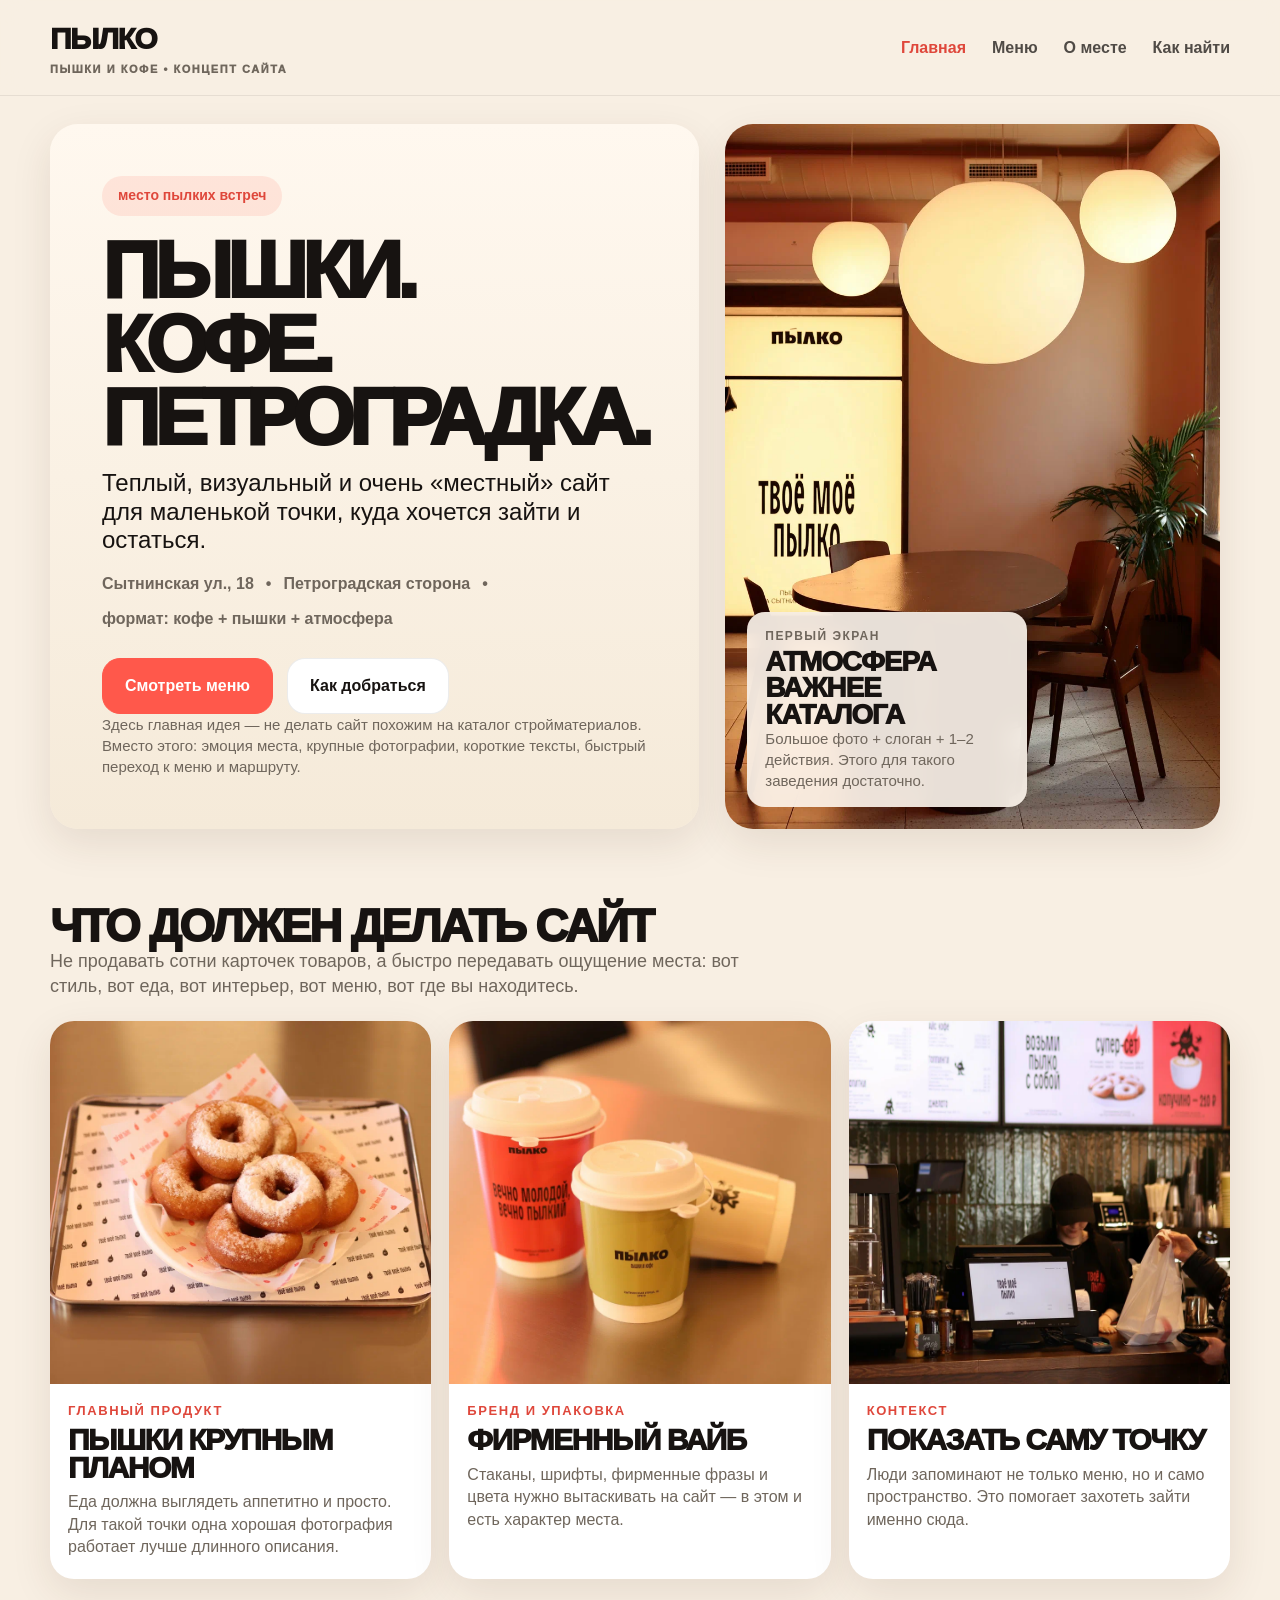
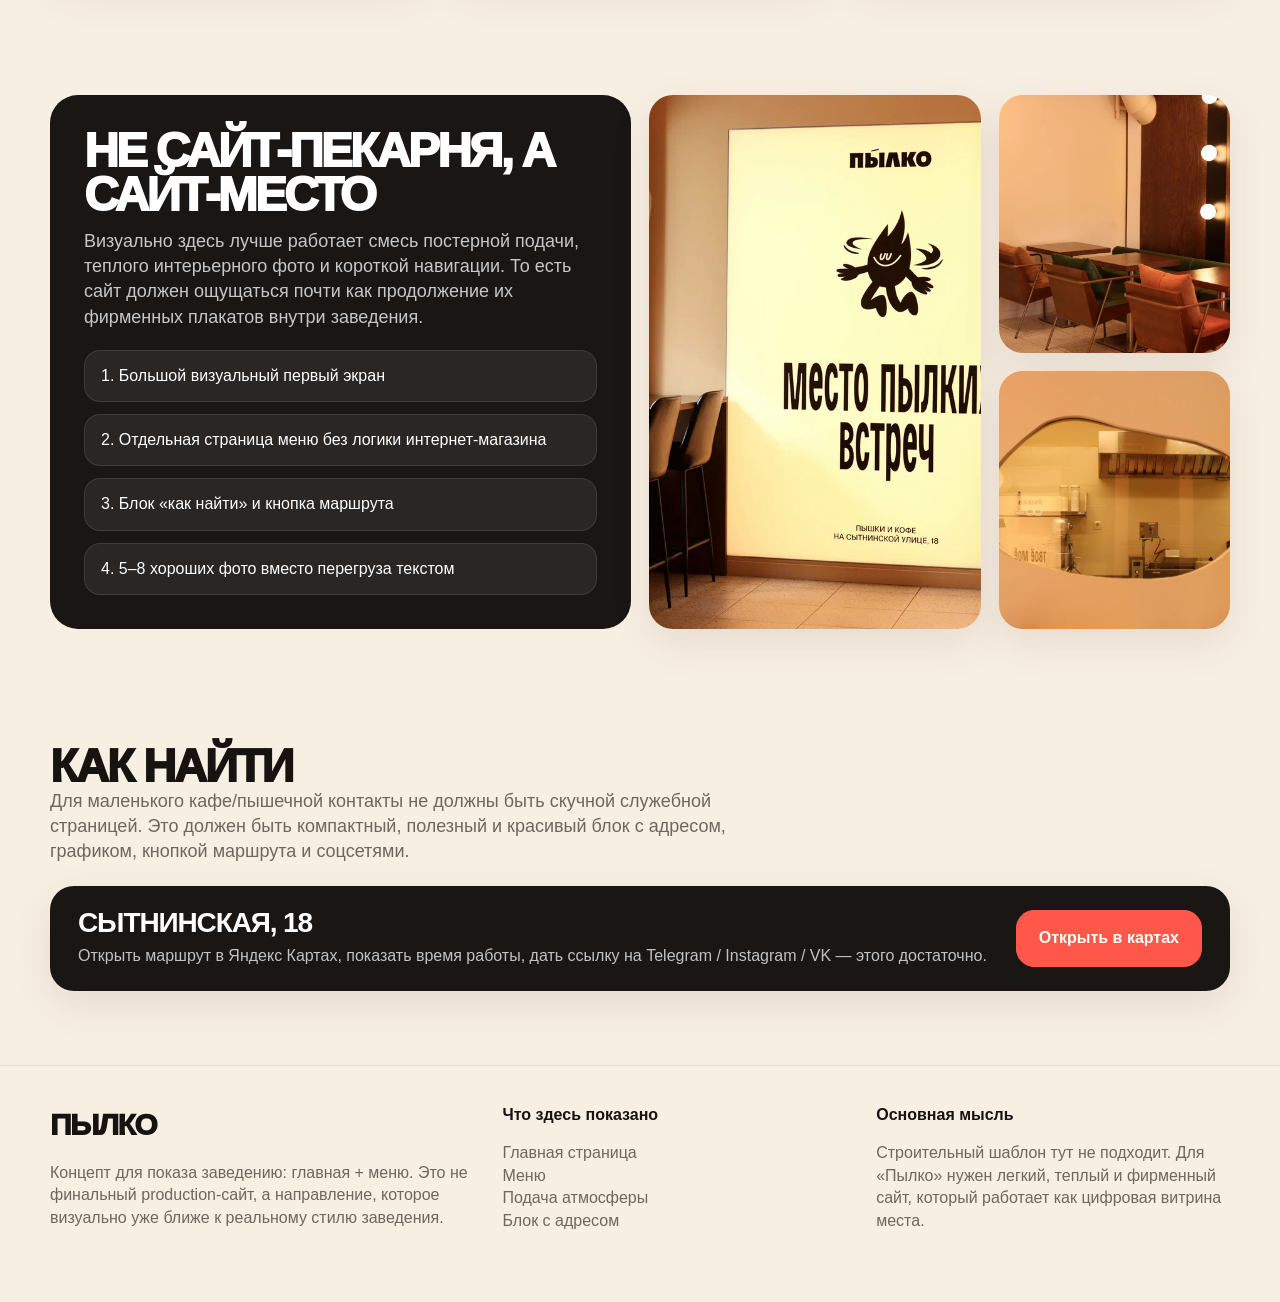
<file: index.html>
<!doctype html>
<html lang="ru">
<head>
  <meta charset="utf-8">
  <meta name="viewport" content="width=device-width, initial-scale=1">
  <title>Пылко — пышки и кофе</title>
  <meta name="theme-color" content="#f8efe3">
  <link rel="icon" href="/favicon.svg" type="image/svg+xml">
  <link rel="stylesheet" href="style.css?v=4">
</head>
<body>
  <header class="site-header">
    <div class="container nav">
      <a class="brand" href="index.html">Пылко<small>пышки и кофе • концепт сайта</small></a>
      <nav class="nav-links">
        <a class="active" href="index.html">Главная</a>
        <a href="menu.html">Меню</a>
        <a href="#mood">О месте</a>
        <a href="#visit">Как найти</a>
      </nav>
    </div>
  </header>

  <main>
    <section class="hero">
      <div class="container hero-grid">
        <div class="panel hero-copy">
          <div>
            <span class="badge">место пылких встреч</span>
            <h1>Пышки.<br>Кофе.<br>Петроградка.</h1>
            <div class="lead">Теплый, визуальный и очень «местный» сайт для маленькой точки, куда хочется зайти и остаться.</div>
            <div class="meta">
              <span>Сытнинская ул., 18</span>
              <span>•</span>
              <span>Петроградская сторона</span>
              <span>•</span>
              <span>формат: кофе + пышки + атмосфера</span>
            </div>
            <div class="actions">
              <a class="btn primary" href="menu.html">Смотреть меню</a>
              <a class="btn secondary" href="#visit">Как добраться</a>
            </div>
          </div>
          <div class="small-note">Здесь главная идея — не делать сайт похожим на каталог стройматериалов. Вместо этого: эмоция места, крупные фотографии, короткие тексты, быстрый переход к меню и маршруту.</div>
        </div>

        <div class="panel hero-photo">
          <img src="assets/round_table.png" alt="Интерьер Пылко">
          <div class="float-card">
            <div class="small">первый экран</div>
            <strong>Атмосфера<br>важнее каталога</strong>
            <div class="small-note">Большое фото + слоган + 1–2 действия. Этого для такого заведения достаточно.</div>
          </div>
        </div>
      </div>
    </section>

    <section class="section">
      <div class="container">
        <div class="section-head">
          <div>
            <h2>Что должен делать сайт</h2>
            <p>Не продавать сотни карточек товаров, а быстро передавать ощущение места: вот стиль, вот еда, вот интерьер, вот меню, вот где вы находитесь.</p>
          </div>
        </div>
        <div class="cards">
          <article class="card">
            <div class="image"><img src="assets/donuts.png" alt="Пышки"></div>
            <div class="content">
              <div class="eyebrow">главный продукт</div>
              <h3>Пышки крупным планом</h3>
              <p>Еда должна выглядеть аппетитно и просто. Для такой точки одна хорошая фотография работает лучше длинного описания.</p>
            </div>
          </article>
          <article class="card">
            <div class="image"><img src="assets/cups.png" alt="Стаканы с кофе"></div>
            <div class="content">
              <div class="eyebrow">бренд и упаковка</div>
              <h3>Фирменный вайб</h3>
              <p>Стаканы, шрифты, фирменные фразы и цвета нужно вытаскивать на сайт — в этом и есть характер места.</p>
            </div>
          </article>
          <article class="card">
            <div class="image"><img src="assets/counter_person.png" alt="Стойка"></div>
            <div class="content">
              <div class="eyebrow">контекст</div>
              <h3>Показать саму точку</h3>
              <p>Люди запоминают не только меню, но и само пространство. Это помогает захотеть зайти именно сюда.</p>
            </div>
          </article>
        </div>
      </div>
    </section>

    <section class="section" id="mood">
      <div class="container showcase">
        <div class="dark-card">
          <div>
            <h3>Не сайт-пекарня, а сайт-место</h3>
            <p>Визуально здесь лучше работает смесь постерной подачи, теплого интерьерного фото и короткой навигации. То есть сайт должен ощущаться почти как продолжение их фирменных плакатов внутри заведения.</p>
          </div>
          <div class="points">
            <div>1. Большой визуальный первый экран</div>
            <div>2. Отдельная страница меню без логики интернет-магазина</div>
            <div>3. Блок «как найти» и кнопка маршрута</div>
            <div>4. 5–8 хороших фото вместо перегруза текстом</div>
          </div>
        </div>
        <div class="gallery">
          <div class="photo"><img src="assets/poster.png" alt="Фирменный постер"></div>
          <div class="stack">
            <div class="photo"><img src="assets/lounge.png" alt="Зона посадки"></div>
            <div class="photo"><img src="assets/kitchen_window.png" alt="Окно на кухню"></div>
          </div>
        </div>
      </div>
    </section>

    <section class="section" id="visit">
      <div class="container">
        <div class="section-head">
          <div>
            <h2>Как найти</h2>
            <p>Для маленького кафе/пышечной контакты не должны быть скучной служебной страницей. Это должен быть компактный, полезный и красивый блок с адресом, графиком, кнопкой маршрута и соцсетями.</p>
          </div>
        </div>
        <div class="callout">
          <div>
            <b>Сытнинская, 18</b>
            <p>Открыть маршрут в Яндекс Картах, показать время работы, дать ссылку на Telegram / Instagram / VK — этого достаточно.</p>
          </div>
          <a class="btn primary" href="https://yandex.ru/maps/org/pylko/208030549690?si=yqjchdkvndmem47jgjjtzj1d5w">Открыть в картах</a>
        </div>
      </div>
    </section>
  </main>

  <footer class="footer">
    <div class="container footer-grid">
      <div>
        <div class="brand">Пылко</div>
        <p>Концепт для показа заведению: главная + меню. Это не финальный production-сайт, а направление, которое визуально уже ближе к реальному стилю заведения.</p>
      </div>
      <div>
        <strong>Что здесь показано</strong>
        <p>Главная страница<br>Меню<br>Подача атмосферы<br>Блок с адресом</p>
      </div>
      <div>
        <strong>Основная мысль</strong>
        <p>Строительный шаблон тут не подходит. Для «Пылко» нужен легкий, теплый и фирменный сайт, который работает как цифровая витрина места.</p>
      </div>
    </div>
  </footer>
</body>
</html>
</file>
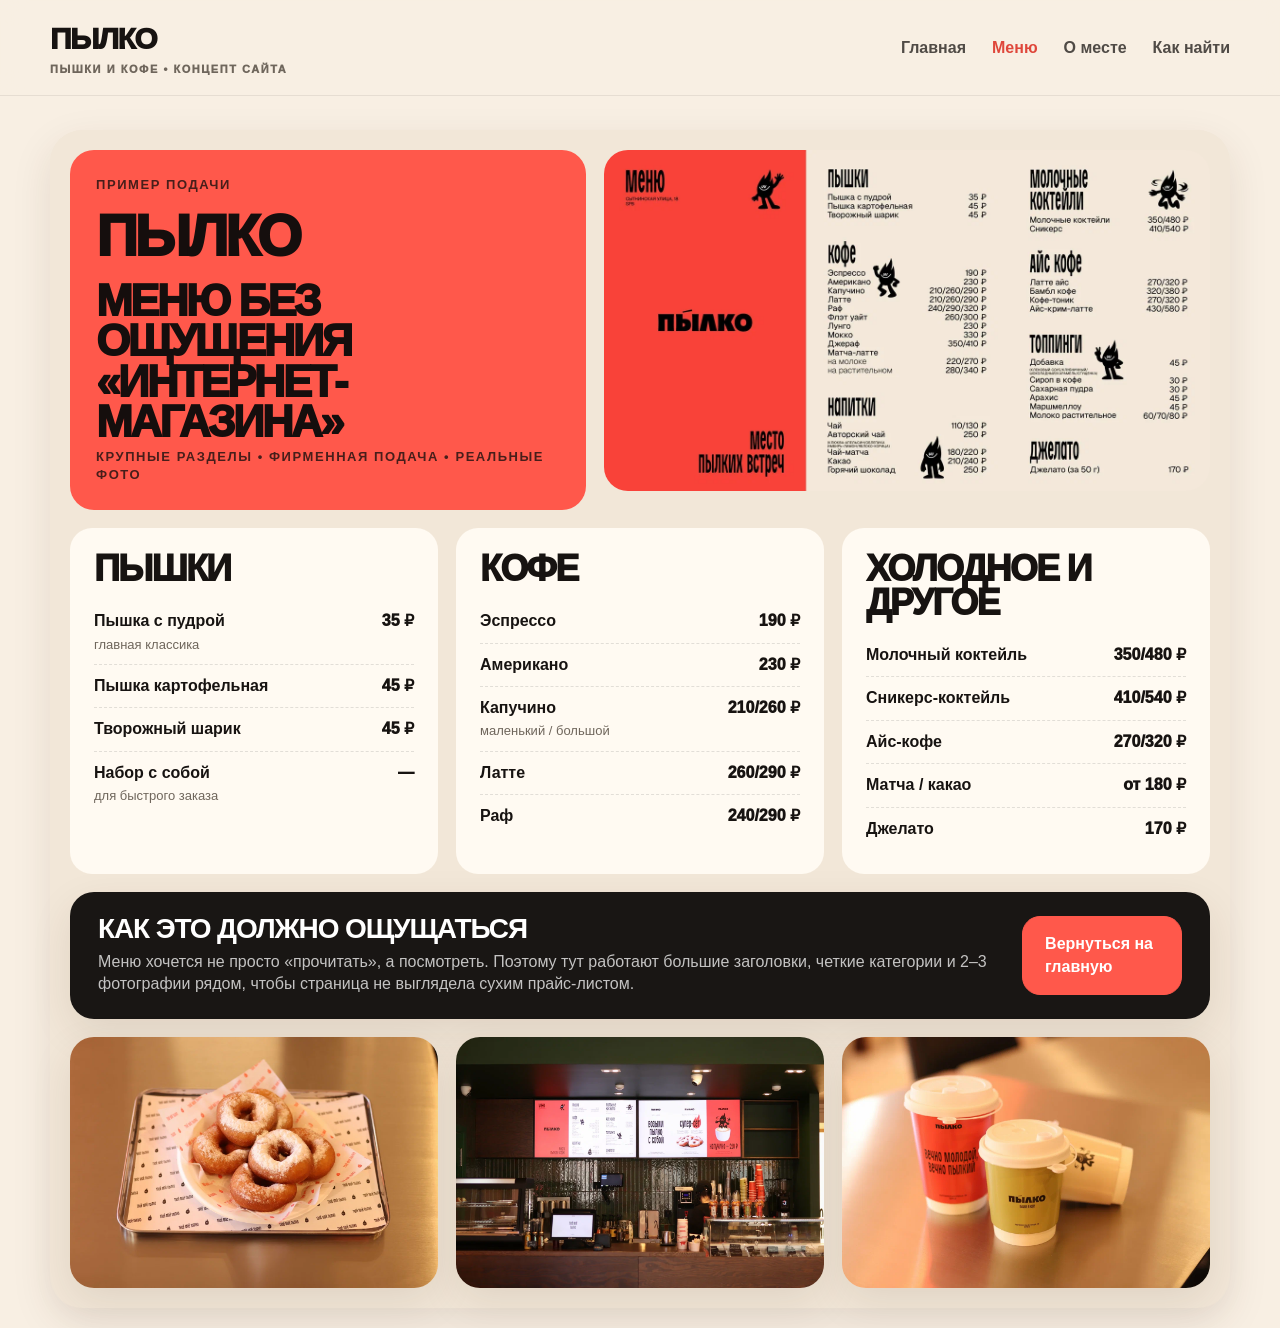
<file: menu.html>
<!doctype html>
<html lang="ru">
<head>
  <meta charset="utf-8">
  <meta name="viewport" content="width=device-width, initial-scale=1">
  <title>Меню — Пылко</title>
  <meta name="theme-color" content="#f8efe3">
  <link rel="icon" href="/favicon.svg" type="image/svg+xml">
  <link rel="stylesheet" href="style.css?v=4">
</head>
<body>
  <header class="site-header">
    <div class="container nav">
      <a class="brand" href="index.html">Пылко<small>пышки и кофе • концепт сайта</small></a>
      <nav class="nav-links">
        <a href="index.html">Главная</a>
        <a class="active" href="menu.html">Меню</a>
        <a href="index.html#mood">О месте</a>
        <a href="index.html#visit">Как найти</a>
      </nav>
    </div>
  </header>

  <main class="menu-wrap">
    <div class="container">
      <div class="menu-layout">
        <div class="menu-top">
          <div class="menu-intro">
            <div>
              <div class="mini">пример подачи</div>
              <div class="logo">Пылко</div>
            </div>
            <div class="tag">Меню без ощущения «интернет-магазина»</div>
            <div class="mini">крупные разделы • фирменная подача • реальные фото</div>
          </div>
          <div class="poster-preview">
            <a class="poster-box poster-full" href="assets/menu_board.png" target="_blank" rel="noopener" aria-label="Открыть оригинал меню Пылко в новой вкладке">
              <img src="assets/menu_board.png" alt="Меню Пылко">
            </a>
            <a class="poster-mobile" href="assets/menu_board.png" target="_blank" rel="noopener" aria-label="Открыть оригинал меню Пылко в новой вкладке">
              <img src="assets/menu_board_part_1.png" alt="Фирменная часть меню Пылко">
              <img src="assets/menu_board_part_2.png" alt="Пышки, кофе и напитки">
              <img src="assets/menu_board_part_3.png" alt="Коктейли, айс-кофе, топпинги и джелато">
            </a>
            <p class="poster-hint">Нажмите, чтобы открыть оригинал</p>
          </div>
        </div>

        <div class="menu-grid">
          <section class="menu-col">
            <h3>Пышки</h3>
            <div class="item"><div><span class="name">Пышка с пудрой</span><span class="sub">главная классика</span></div><span class="price">35 ₽</span></div>
            <div class="item"><div><span class="name">Пышка картофельная</span></div><span class="price">45 ₽</span></div>
            <div class="item"><div><span class="name">Творожный шарик</span></div><span class="price">45 ₽</span></div>
            <div class="item"><div><span class="name">Набор с собой</span><span class="sub">для быстрого заказа</span></div><span class="price">—</span></div>
          </section>

          <section class="menu-col">
            <h3>Кофе</h3>
            <div class="item"><div><span class="name">Эспрессо</span></div><span class="price">190 ₽</span></div>
            <div class="item"><div><span class="name">Американо</span></div><span class="price">230 ₽</span></div>
            <div class="item"><div><span class="name">Капучино</span><span class="sub">маленький / большой</span></div><span class="price">210/260 ₽</span></div>
            <div class="item"><div><span class="name">Латте</span></div><span class="price">260/290 ₽</span></div>
            <div class="item"><div><span class="name">Раф</span></div><span class="price">240/290 ₽</span></div>
          </section>

          <section class="menu-col">
            <h3>Холодное и другое</h3>
            <div class="item"><div><span class="name">Молочный коктейль</span></div><span class="price">350/480 ₽</span></div>
            <div class="item"><div><span class="name">Сникерс-коктейль</span></div><span class="price">410/540 ₽</span></div>
            <div class="item"><div><span class="name">Айс-кофе</span></div><span class="price">270/320 ₽</span></div>
            <div class="item"><div><span class="name">Матча / какао</span></div><span class="price">от 180 ₽</span></div>
            <div class="item"><div><span class="name">Джелато</span></div><span class="price">170 ₽</span></div>
          </section>
        </div>

        <div class="callout note">
          <div>
            <b>Как это должно ощущаться</b>
            <p>Меню хочется не просто «прочитать», а посмотреть. Поэтому тут работают большие заголовки, четкие категории и 2–3 фотографии рядом, чтобы страница не выглядела сухим прайс-листом.</p>
          </div>
          <a class="btn primary" href="index.html">Вернуться на главную</a>
        </div>

        <div class="image-row">
          <div class="photo"><img src="assets/donuts.png" alt="Пышки"></div>
          <div class="photo"><img src="assets/wide_counter.png" alt="Стойка и меню"></div>
          <div class="photo"><img src="assets/cups.png" alt="Напитки"></div>
        </div>
      </div>
    </div>
  </main>
</body>
</html>
</file>
<file: style.css>
:root{
  --bg:#f8efe3;
  --paper:#fff8ef;
  --paper-2:#f2e7d8;
  --ink:#171311;
  --muted:#6f665c;
  --accent:#ff584b;
  --accent-dark:#df473b;
  --line:rgba(23,19,17,.08);
  --shadow:0 14px 40px rgba(68,38,20,.10);
  --radius:28px;
}
*{box-sizing:border-box}
html,body{margin:0;padding:0; max-width:100%}
body{
  background:var(--bg);
  color:var(--ink);
  font-family: Inter, -apple-system, BlinkMacSystemFont, "Segoe UI", Arial, sans-serif;
  line-height:1.4;
}
a{text-decoration:none;color:inherit}
img{display:block;max-width:100%}
.container{width:min(1180px, calc(100% - 40px)); max-width:100%; margin-inline:auto}
.site-header{
  position:sticky; top:0; z-index:50;
  background:rgba(248,239,227,.90);
  backdrop-filter: blur(12px);
  border-bottom:1px solid var(--line);
}
.nav{display:flex; align-items:center; justify-content:space-between; gap:20px; padding:18px 0}
.brand{flex:none; font-size:30px; font-weight:950; letter-spacing:-.05em; text-transform:uppercase}
.brand small{display:block; color:var(--muted); font-size:11px; letter-spacing:.14em; margin-top:2px}
.nav-links{display:flex; flex-wrap:wrap; gap:26px; font-weight:800}
.nav-links a{opacity:.75}
.nav-links a.active, .nav-links a:hover{opacity:1; color:var(--accent-dark)}
.hero{padding:28px 0 18px}
.hero-grid{display:grid; grid-template-columns:1.02fr .98fr; gap:26px; align-items:stretch}
.panel{
  background:linear-gradient(180deg, var(--paper) 0%, #f5ead9 100%);
  border-radius:var(--radius);
  box-shadow:var(--shadow);
}
.hero-copy{
  padding:52px;
  display:flex; flex-direction:column; justify-content:space-between;
  min-height:600px;
}
.badge{
  display:inline-flex; align-items:center; gap:10px;
  background:rgba(255,88,75,.12); color:var(--accent-dark);
  padding:10px 16px; border-radius:999px; font-size:14px; font-weight:900;
}
h1{
  margin:18px 0 14px;
  font-size:clamp(56px, 6.8vw, 80px); line-height:.92; letter-spacing:-.07em; font-weight:950; text-transform:uppercase;
}
.lead{font-size:24px; line-height:1.2; max-width:560px}
.meta{margin-top:18px; color:var(--muted); font-weight:700; display:flex; gap:12px; flex-wrap:wrap}
.actions{display:flex; flex-wrap:wrap; gap:14px; margin-top:28px}
.btn{
  display:inline-flex; align-items:center; justify-content:center;
  padding:16px 22px; border-radius:18px; font-weight:900; border:1px solid var(--line);
}
.btn.primary{background:var(--accent); color:#fff; border-color:var(--accent)}
.btn.secondary{background:#fff}
.hero-photo{position:relative; min-height:600px; overflow:hidden}
.hero-photo img{width:100%; height:100%; object-fit:cover}
.float-card{
  position:absolute; left:22px; bottom:22px; max-width:280px;
  background:rgba(255,248,239,.90); backdrop-filter:blur(10px);
  padding:16px 18px; border-radius:18px;
}
.float-card .small{font-size:12px; color:var(--muted); font-weight:900; letter-spacing:.12em; text-transform:uppercase}
.float-card strong{display:block; margin-top:4px; font-size:28px; line-height:.95; font-weight:950; letter-spacing:-.04em; text-transform:uppercase}
.section{padding:58px 0}
.section-head{display:flex; justify-content:space-between; gap:20px; align-items:flex-end; margin-bottom:22px}
.section-head h2{margin:0; font-size:clamp(38px, 4vw, 46px); line-height:.94; letter-spacing:-.05em; font-weight:950; text-transform:uppercase}
.section-head p{max-width:720px; margin:0; color:var(--muted); font-size:18px}
.cards{display:grid; grid-template-columns:repeat(3,1fr); gap:18px}
.card{background:#fff; border-radius:24px; overflow:hidden; box-shadow:var(--shadow)}
.card .image{aspect-ratio:1.05/1; overflow:hidden}
.card .image img{width:100%; height:100%; object-fit:cover}
.card .content{padding:18px 18px 20px}
.eyebrow{font-size:13px; text-transform:uppercase; letter-spacing:.12em; color:var(--accent-dark); font-weight:900}
.card h3{margin:6px 0 10px; font-size:30px; line-height:.92; letter-spacing:-.05em; font-weight:950; text-transform:uppercase}
.card p{margin:0; color:var(--muted)}
.showcase{display:grid; grid-template-columns:1fr 1fr; gap:18px}
.dark-card{
  background:#191614; color:#fff; border-radius:var(--radius);
  padding:34px; min-height:390px; display:flex; flex-direction:column; justify-content:space-between;
}
.dark-card h3{margin:0 0 12px; font-size:48px; line-height:.92; letter-spacing:-.06em; font-weight:950; text-transform:uppercase}
.dark-card p{margin:0; color:rgba(255,255,255,.76); font-size:18px}
.points{display:grid; gap:12px; margin-top:20px}
.points div{padding:14px 16px; border-radius:16px; border:1px solid rgba(255,255,255,.10); background:rgba(255,255,255,.07)}
.gallery{display:grid; grid-template-columns:1.18fr .82fr; gap:18px}
.stack{display:grid; gap:18px}
.photo{border-radius:24px; overflow:hidden; box-shadow:var(--shadow); min-height:180px}
.photo img{width:100%; height:100%; object-fit:cover}
.callout{
  display:flex; align-items:center; justify-content:space-between; gap:18px;
  background:#191614; color:#fff; border-radius:24px; padding:24px 28px; box-shadow:var(--shadow)
}
.callout b{display:block; font-size:28px; line-height:.95; letter-spacing:-.04em; text-transform:uppercase}
.callout p{margin:8px 0 0; color:rgba(255,255,255,.74)}
.footer{padding:38px 0 54px; margin-top:16px; border-top:1px solid var(--line)}
.footer-grid{display:grid; grid-template-columns:1.1fr .9fr .9fr; gap:20px}
.footer p{color:var(--muted)}
.menu-wrap{padding:34px 0 20px}
.menu-layout{background:var(--paper-2); border-radius:32px; padding:20px; box-shadow:var(--shadow)}
.menu-top{display:grid; grid-template-columns:.92fr 1.08fr; gap:18px}
.menu-intro{
  background:var(--accent); color:#150e0d; border-radius:24px; padding:26px;
  display:flex; flex-direction:column; justify-content:space-between; min-height:360px;
}
.menu-intro .mini{font-size:13px; letter-spacing:.12em; text-transform:uppercase; font-weight:900; opacity:.78}
.menu-intro .logo{font-size:58px; font-weight:950; letter-spacing:-.06em; text-transform:uppercase}
.menu-intro .tag{font-size:44px; line-height:.92; letter-spacing:-.06em; font-weight:950; text-transform:uppercase}
.poster-preview{align-self:start; min-width:0}
.poster-box{display:block; overflow:hidden; height:auto; min-height:0; border-radius:24px}
.poster-box img{display:block; width:100%; height:auto}
.poster-mobile, .poster-hint{display:none}
.menu-grid{display:grid; grid-template-columns:repeat(3,1fr); gap:18px; margin-top:18px}
.menu-col{background:#fffaf2; border-radius:22px; padding:24px}
.menu-col h3{margin:0 0 14px; font-size:36px; line-height:.94; letter-spacing:-.05em; font-weight:950; text-transform:uppercase}
.item{display:flex; justify-content:space-between; align-items:flex-start; gap:18px; min-width:0; padding:10px 0; border-bottom:1px dashed rgba(23,19,17,.12)}
.item > div{min-width:0}
.item:last-child{border-bottom:none}
.name{font-weight:800}
.sub{display:block; color:var(--muted); font-size:13px; margin-top:3px}
.price{flex:none; white-space:nowrap; font-weight:950}
.note{margin-top:18px}
.image-row{display:grid; grid-template-columns:1fr 1fr 1fr; gap:18px; margin-top:18px}
.small-note{color:var(--muted); font-size:15px}
@media (max-width: 980px){
  .hero-grid, .showcase, .gallery, .menu-top, .footer-grid, .cards, .menu-grid, .image-row{grid-template-columns:minmax(0, 1fr)}
  .hero-grid > *, .showcase > *, .gallery > *, .menu-top > *, .footer-grid > *, .cards > *, .menu-grid > *, .image-row > *{min-width:0}
  .hero-copy, .hero-photo{min-height:auto}
  .hero-copy{padding:34px}
  .hero-photo{aspect-ratio:4/3}
  .image-row .photo{min-height:0; aspect-ratio:3/2}
}
@media (max-width: 640px){
  .container{width:min(100% - 32px, 1180px)}
  .site-header{position:relative}
  .nav{flex-direction:column; align-items:stretch; gap:14px; padding:14px 0}
  .nav-links{
    width:100%; display:grid; grid-template-columns:repeat(2, minmax(0, 1fr));
    gap:6px 12px; padding-top:12px; border-top:1px solid var(--line)
  }
  .nav-links a{min-width:0; padding:5px 0}
  .hero{padding:16px 0 8px}
  .hero-grid{gap:14px}
  .hero-copy{padding:clamp(22px, 6vw, 34px); gap:30px}
  h1{font-size:clamp(35px, 11vw, 52px)}
  .lead{font-size:clamp(18px, 5.2vw, 22px)}
  .meta{gap:7px 9px; font-size:14px}
  .actions{display:grid; grid-template-columns:repeat(2, minmax(0, 1fr)); gap:10px; margin-top:22px}
  .btn{min-width:0; padding:14px 10px; text-align:center}
  .hero-photo{aspect-ratio:4/5}
  .float-card{left:16px; right:16px; bottom:16px; width:auto; max-width:none; padding:14px 16px}
  .float-card strong{font-size:clamp(22px, 7vw, 28px)}
  .section{padding:38px 0}
  .section-head{margin-bottom:18px}
  .section-head h2{font-size:clamp(31px, 10vw, 40px); overflow-wrap:anywhere}
  .section-head p{font-size:16px}
  .cards, .showcase, .gallery, .stack{gap:14px}
  .card .content{padding:16px 16px 18px}
  .card h3{font-size:clamp(25px, 8vw, 30px)}
  .dark-card{min-height:0; padding:24px}
  .dark-card h3{font-size:clamp(32px, 10vw, 44px); overflow-wrap:anywhere}
  .points div{padding:12px 14px}
  .callout{flex-direction:column; align-items:stretch; padding:22px}
  .callout .btn{width:100%}
  .footer{padding:30px 0 38px}
  .footer-grid{gap:12px}
  .menu-wrap{padding:18px 0 12px}
  .menu-layout{padding:14px; border-radius:24px}
  .menu-top, .menu-grid, .image-row{gap:14px}
  .menu-grid, .image-row, .note{margin-top:14px}
  .menu-intro{min-height:300px; padding:22px}
  .menu-intro .logo{font-size:clamp(46px, 15vw, 58px)}
  .menu-intro .tag{font-size:clamp(31px, 10vw, 42px); overflow-wrap:anywhere}
  .poster-full{display:none}
  .poster-mobile{display:flex; flex-direction:column; gap:10px}
  .poster-mobile img{width:100%; height:auto; border-radius:20px}
  .poster-hint{display:block; margin:8px 0 0; color:var(--muted); font-size:13px; text-align:center}
  .menu-col{padding:20px}
  .menu-col h3{font-size:clamp(30px, 9vw, 36px)}
  .item{gap:12px}
}
@media (max-width: 380px){
  .container{width:min(100% - 24px, 1180px)}
  .nav{padding:12px 0}
  .brand{font-size:28px}
  .brand small{font-size:10px; letter-spacing:.11em}
  .hero-copy{padding:20px}
  .actions{grid-template-columns:minmax(0, 1fr)}
  .dark-card, .callout{padding:20px}
  .menu-layout{padding:10px; border-radius:20px}
  .menu-intro, .menu-col{padding:18px}
  .item{gap:8px}
}
</file>
